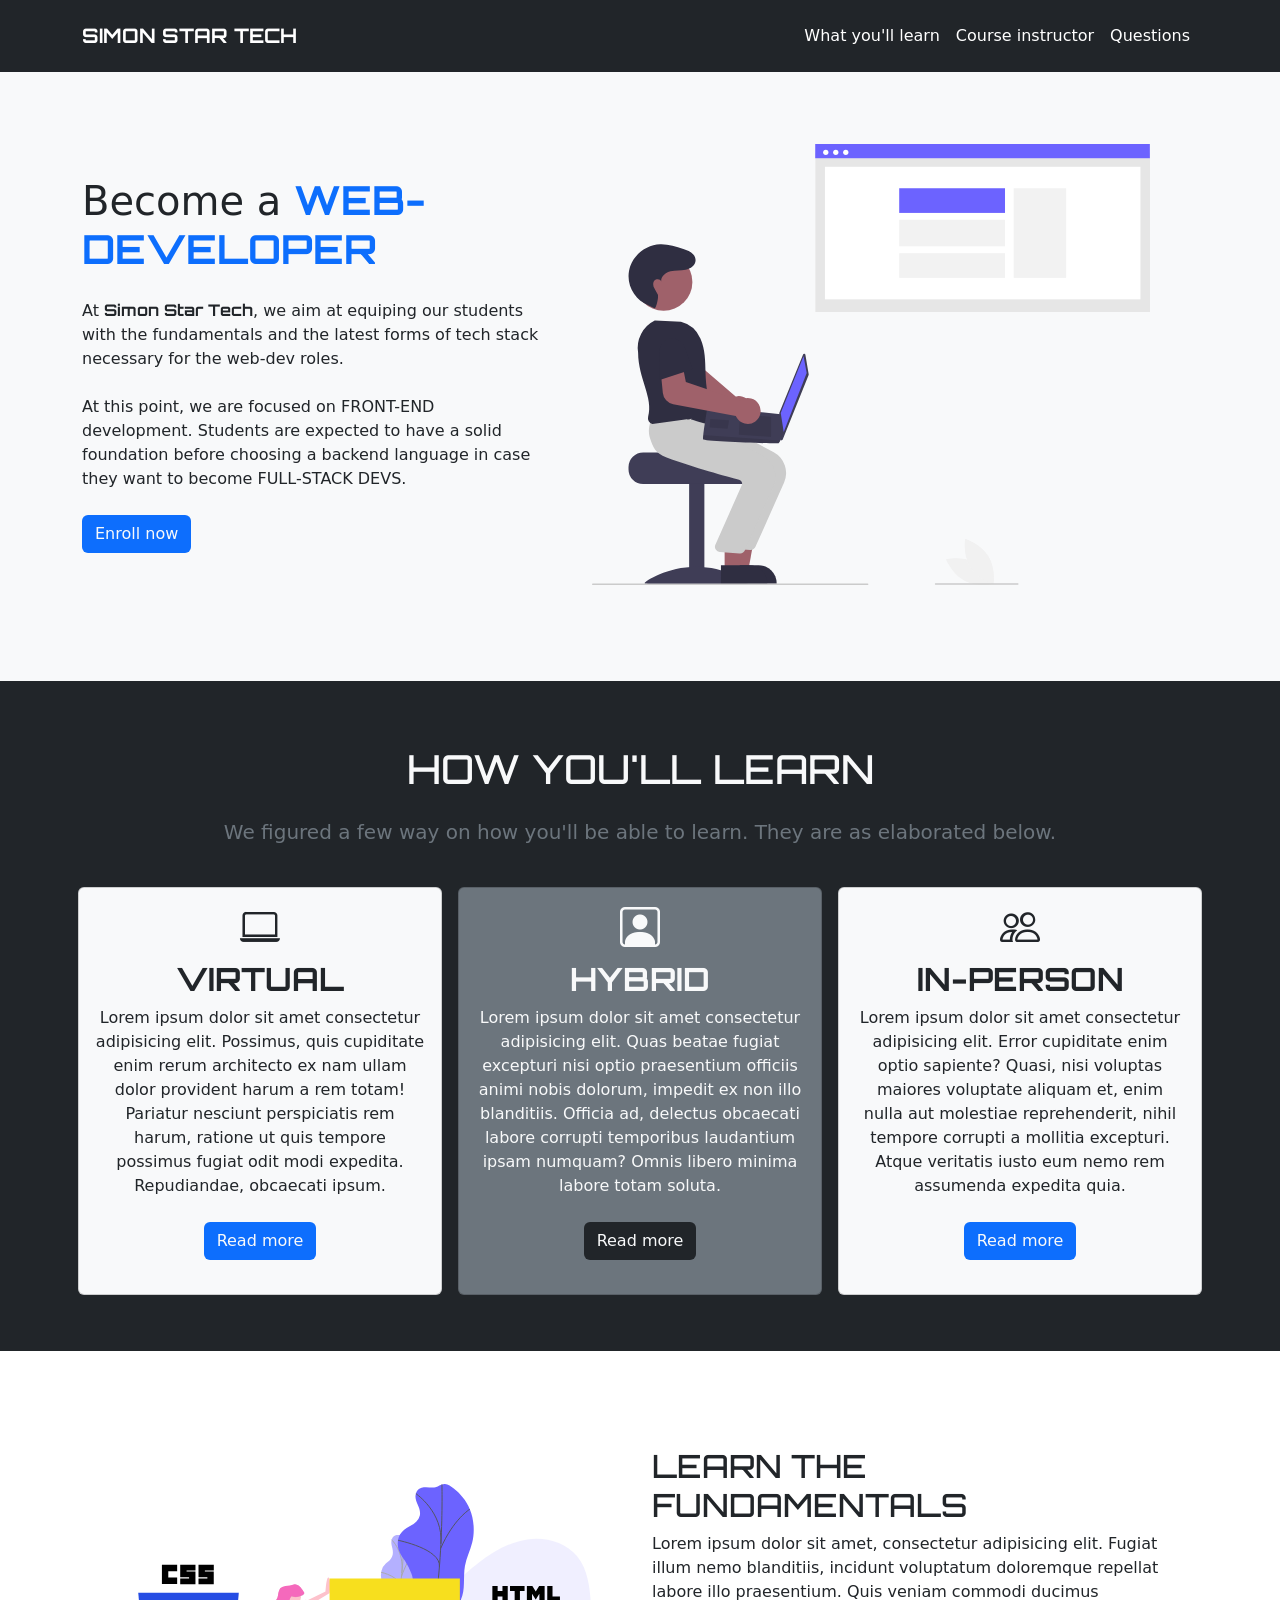
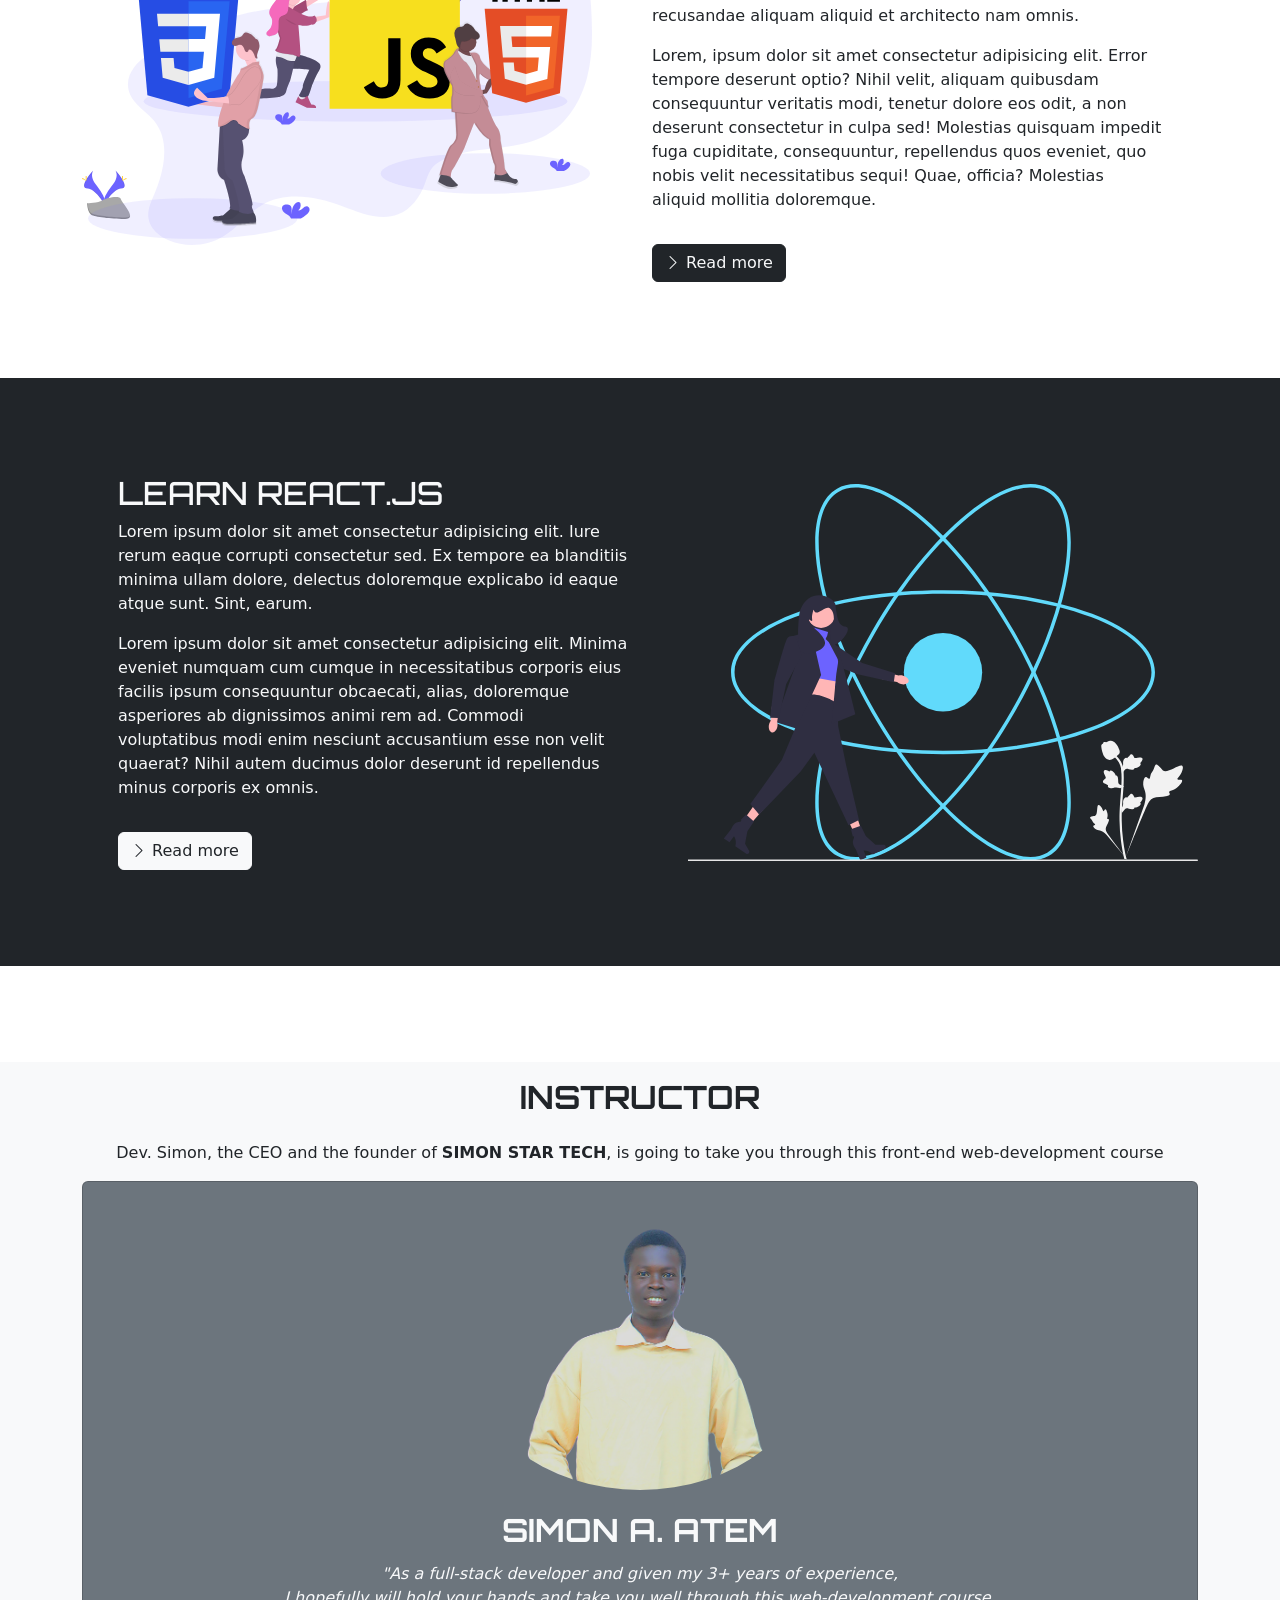
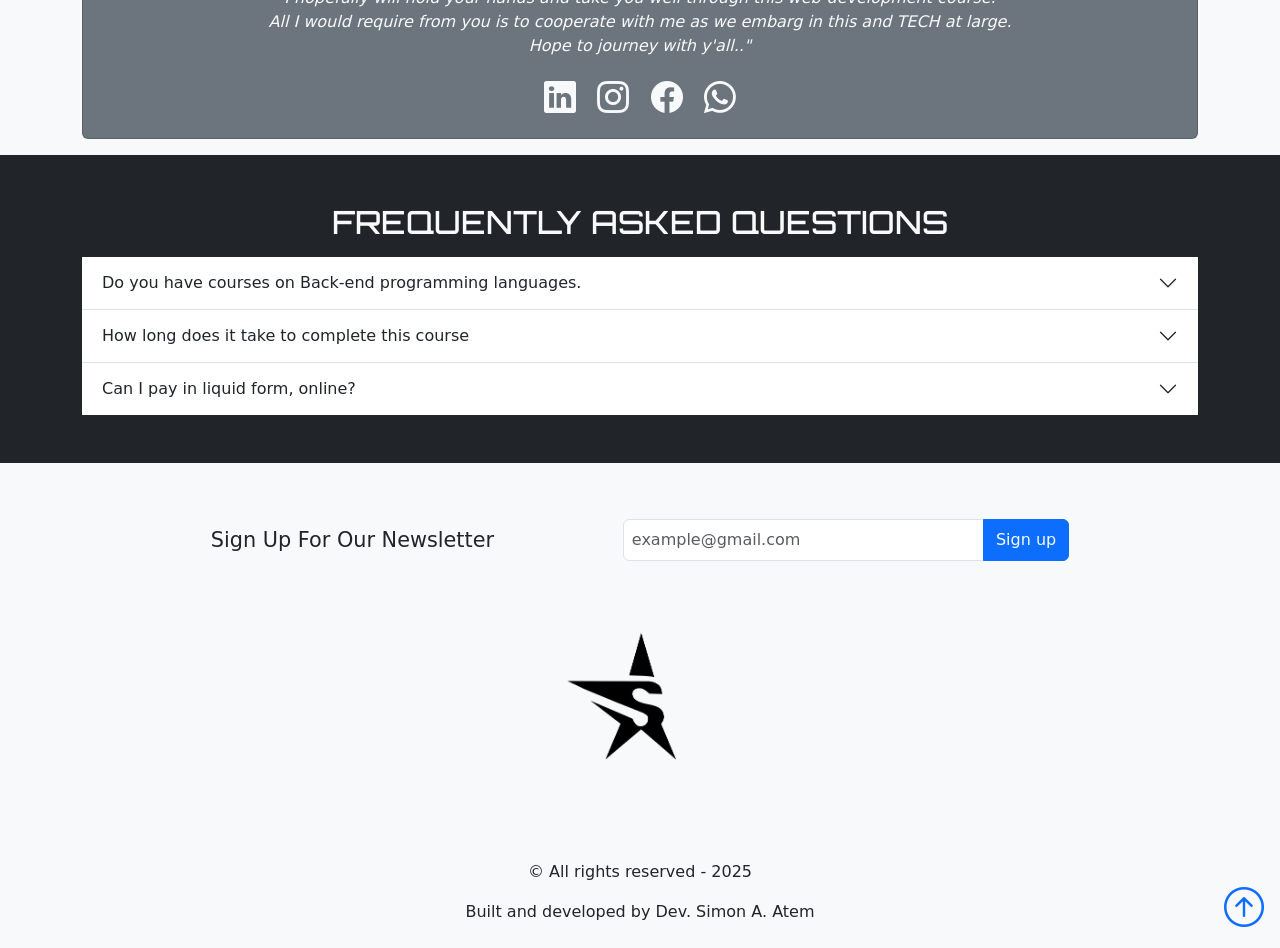
<file: index.html>
<!DOCTYPE html>
<html lang="en">
<head>
        <meta charset="UTF-8">
        <meta name="viewport" content="width=device-width, initial-scale=1.0">
        <title>Learn Programming - 101</title>
        <link rel="preconnect" href="https://fonts.gstatic.com" crossorigin>
        <link href="https://fonts.googleapis.com/css2?family=Orbitron:wght@400..900&display=swap" rel="stylesheet">
        <link rel="stylesheet" href="./bootstrap-5.3.6-dist/css/bootstrap.min.css">
        <link rel="stylesheet" href="./bootstrap-icons-1.10.5/font/bootstrap-icons.css">
        <link rel="stylesheet" href="style.css">
</head>
<body>

        <!-- Navbar -->
        <nav class="navbar navbar-expand-lg bg-dark navbar-dark py-3 fixed-top">
                <div class="container">
                        <a href="#" class="navbar-brand">SIMON STAR TECH</a>

                        <button class="navbar-toggler" type="button" data-bs-toggle="collapse" data-bs-target="#navmenu">
                                <span class="navbar-toggler-icon"></span>
                        </button>

                        <div class="collapse navbar-collapse" id="navmenu">
                                <ul class="navbar-nav ms-auto">
                                        <li class="nav-items">
                                                <a href="#learn" class="nav-link">What you'll learn</a>
                                        </li>
                                        <li class="nav-items">
                                                <a href="#instructor" class="nav-link">Course instructor</a>
                                        </li>
                                        <li class="nav-items">
                                                <a href="#questions" class="nav-link">Questions</a>
                                        </li>
                                </ul>
                        </div>
                </div>
        </nav>
        <!-- First Section-->


        <section class="bg-light text-dark p-5 text-center text-sm-start" id="first">
                <div class="container">
                        <div class="d-sm-flex align-items-center justify-content-between mt-5">
                                <div>
                                        <h1>Become a <span class="text-primary">WEB-DEVELOPER</span></h1>
                                        <p class="lead my-4">At <span>Simon Star Tech</span>, we aim at equiping our students with the fundamentals and the latest forms of tech stack necessary for the web-dev roles. <br><br>
                                        At this point, we are focused on FRONT-END development. Students are expected to have a solid foundation before choosing a backend language
                                        in case they want to become FULL-STACK DEVS.</p>
                                        <button class="btn bg-primary text-light" data-bs-toggle="modal" data-bs-target="#enroll">Enroll now</button>
                                </div>

                                <img class="img-fluid w-50 d-flex d-md-block m-5" src="Web.svg" alt="design">
                        </div>    
                </div>
        </section>




        <!-- Boxes -->

        <section class="p-5 bg-dark">
                <div class="container">
                        <h1 class="p-3 text-center text-light" id="learning">HOW YOU'LL LEARN</h1>
                        <p class="pb-3 text-center text-secondary display fs-5" id="how">We figured a few way on how you'll be able to learn. They are as elaborated below.</p>
                        <div class="row text-center">
                                <div class="col-md p-2">
                                        <div class="card bg-light text-dark">
                                                <div class="card-body">
                                                        <div class="h1 mb-3">
                                                                <i class="bi bi-laptop"></i>
                                                                <h3 class="card-title pt-2">VIRTUAL</h3>
                                                                <p class="card-text text-align-center">Lorem ipsum dolor sit amet consectetur adipisicing elit. Possimus, quis cupiditate enim rerum architecto ex nam ullam dolor provident harum a rem totam! Pariatur nesciunt perspiciatis rem harum, ratione ut quis tempore possimus fugiat odit modi expedita. Repudiandae, obcaecati ipsum.</p>

                                                                <button class="btn bg-primary text-light" type="button">Read more</button>
                                                        </div>
                                                </div>
                                        </div>
                                </div>
                                <div class="col-md p-2">
                                        <div class="card bg-secondary text-light">
                                                <div class="card-body">
                                                        <div class="h1 mb-3">
                                                                <i class="bi bi-person-square"></i>
                                                                <h3 class="card-title pt-2">HYBRID</h3>
                                                                <p class="card-text text-align-center">Lorem ipsum dolor sit amet consectetur adipisicing elit. Quas beatae fugiat excepturi nisi optio praesentium officiis animi nobis dolorum, impedit ex non illo blanditiis. Officia ad, delectus obcaecati labore corrupti temporibus laudantium ipsam numquam? Omnis libero minima labore totam soluta.</p>

                                                                <button class="btn bg-dark text-light" type="button">Read more</button>
                                                        </div>
                                                </div>
                                        </div>
                                </div>
                                <div class="col-md p-2">
                                        <div class="card bg-light text-dark">
                                                <div class="card-body">
                                                        <div class="h1 mb-3">
                                                                <i class="bi bi-people"></i>
                                                                <h3 class="card-title pt-2">IN-PERSON</h3>
                                                                <p class="card-text text-align-center">Lorem ipsum dolor sit amet consectetur adipisicing elit. Error cupiditate enim optio sapiente? Quasi, nisi voluptas maiores voluptate aliquam et, enim nulla aut molestiae reprehenderit, nihil tempore corrupti a mollitia excepturi. Atque veritatis iusto eum nemo rem assumenda expedita quia.</p>

                                                                <button class="btn bg-primary text-light" type="button">Read more</button>
                                                        </div>
                                                </div>
                                        </div>
                                </div>
                        </div>
                </div>
        </section>



        <!-- Learn Section -->

        <section id="learn" class="p-5">
                <div class="container">
                        <div class="row align-items-center justify-content-between">
                                <div class="col-md">
                                        <img src="Fundamentals.svg" alt="" class="img-fluid">
                                </div>
                                <div class="col-md p-5">
                                        <h2 id="fundamentals">LEARN THE FUNDAMENTALS</h2>
                                        <p class="lead">
                                                Lorem ipsum dolor sit amet, consectetur adipisicing elit. Fugiat illum nemo blanditiis, incidunt voluptatum doloremque repellat labore illo praesentium. Quis veniam commodi ducimus recusandae aliquam aliquid et architecto nam omnis.
                                        </p>
                                        <p>
                                                Lorem, ipsum dolor sit amet consectetur adipisicing elit. Error tempore deserunt optio? Nihil velit, aliquam quibusdam consequuntur veritatis modi, tenetur dolore eos odit, a non deserunt consectetur in culpa sed! Molestias quisquam impedit fuga cupiditate, consequuntur, repellendus quos eveniet, quo nobis velit necessitatibus sequi! Quae, officia? Molestias aliquid mollitia doloremque.
                                        </p>
                                        <a href="#" class="btn btn-dark text-light mt-3">
                                                <div class="bi bi-chevron-right">
                                                        Read more
                                                </div>
                                        </a>
                                </div>
                        </div>
                </div>
        </section>
        
        <section id="learn" class="p-5 bg-dark text-light">
                <div class="container">
                        <div class="row align-items-center justify-content-between">
                                <div class="col-md p-5">
                                        <h2 id="react">LEARN REACT.JS</h2>
                                        <p class="lead">
                                                Lorem ipsum dolor sit amet consectetur adipisicing elit. Iure rerum eaque corrupti consectetur sed. Ex tempore ea blanditiis minima ullam dolore, delectus doloremque explicabo id eaque atque sunt. Sint, earum.
                                        </p>
                                        <p>
                                                Lorem ipsum dolor sit amet consectetur adipisicing elit. Minima eveniet numquam cum cumque in necessitatibus corporis eius facilis ipsum consequuntur obcaecati, alias, doloremque asperiores ab dignissimos animi rem ad. Commodi voluptatibus modi enim nesciunt accusantium esse non velit quaerat? Nihil autem ducimus dolor deserunt id repellendus minus corporis ex omnis.
                                        </p>
                                        <a href="#" class="btn btn-light text-dark mt-3">
                                                <div class="bi bi-chevron-right">
                                                        Read more
                                                </div>
                                        </a>
                                </div>
                                <div class="col-md">
                                        <img src="React.js.svg" alt="" class="img-fluid">
                                </div>
                        </div>
                </div>
        </section>



        <section class="p-5">

        </section>



        <section class="p-3 bg-light text-dark">
                <div class="container">
                        <h2 class="text-center text-dark mb-4" id="instructor">INSTRUCTOR</h2>
                        <p class="lead text-center">Dev. Simon, the CEO and the founder of <b>SIMON STAR TECH</b>, is going to take you through this front-end web-development course</p>
                        <div class="row">
                                <div class="col-md text-center">
                                        <div class="card bg-secondary text-light">
                                                <div class="card-body text-center">
                                                        <img src="CEO.png" alt="instructor" class="img-fluid rounded-circle mx-auto d-block my-3" style="max-width: 350px;">
                                                        <div class="card-title text-center">
                                                                SIMON A. ATEM
                                                        </div>
                                                        <p class="lead text-center">
                                                                <i>"As a full-stack developer and given my 3+ years of experience, <br> I hopefully will hold your hands and take you well through this web-development course. <br> All I would require from
                                                                        you is to cooperate with me as we embarg in this and TECH at large. <br> Hope to journey with y'all.."</i>
                                                        </p>
                                                        <a href="#" class="p-2 fs-2 bi-linkedin text-light"></a>
                                                        <a href="#" class="p-2 fs-2 bi bi-instagram text-light"></a>
                                                        <a href="#" class="p-2 fs-2 bi bi-facebook text-light"></a>
                                                        <a href="#" class="p-2 fs-2 bi bi-whatsapp text-light"></a>
                                                </div>
                                        </div>
                                </div>
                        </div>
                </div>
        </section>


        <section id="questions" class="p-5 bg-dark text-light">
                <div class="container">
                        <h2 class="text-center justify-content-center mb-3" id="faqs">FREQUENTLY ASKED QUESTIONS</h2>
                        <div class="accordion accordion-flush" id="accordionFlushExample">
                                <div class="accordion-item">
                                  <h2 class="accordion-header">
                                    <button class="accordion-button collapsed" type="button" data-bs-toggle="collapse" data-bs-target="#question-one">
                                      Do you have courses on Back-end programming languages.
                                    </button>
                                  </h2>
                                  <div id="question-one" class="accordion-collapse collapse">
                                    <div class="accordion-body">
                                        Lorem ipsum dolor sit, amet consectetur adipisicing elit. Recusandae voluptates cupiditate omnis aut esse ratione, fuga magnam perspiciatis inventore consequuntur commodi. Labore voluptatum aut nulla maxime rem veritatis animi voluptate eaque laboriosam soluta ex, totam dolorem consequatur architecto a error ullam quia! Tempora rerum necessitatibus similique magni minima excepturi temporibus?</div>
                                  </div>
                                </div>
                                <div class="accordion-item">
                                  <h2 class="accordion-header">
                                    <button class="accordion-button collapsed" type="button" data-bs-toggle="collapse" data-bs-target="#question-two">
                                      How long does it take to complete this course
                                    </button>
                                  </h2>
                                  <div id="question-two" class="accordion-collapse collapse">
                                    <div class="accordion-body">
                                        Lorem ipsum, dolor sit amet consectetur adipisicing elit. Ipsam numquam rerum quia ipsa repellendus earum nisi repudiandae optio? Neque velit voluptate consectetur ad distinctio, eos odio eaque. Earum labore molestiae mollitia dolores perspiciatis explicabo assumenda animi? Cupiditate odio distinctio perspiciatis dolores et? Recusandae natus, consequatur velit perferendis repudiandae veritatis distinctio!
                                    </div>
                                  </div>
                                </div>
                                <div class="accordion-item">
                                  <h2 class="accordion-header">
                                    <button class="accordion-button collapsed" type="button" data-bs-toggle="collapse" data-bs-target="#question-three">
                                      Can I pay in liquid form, online?
                                    </button>
                                  </h2>
                                  <div id="question-three" class="accordion-collapse collapse">
                                    <div class="accordion-body">
                                        Lorem ipsum, dolor sit amet consectetur adipisicing elit. Eveniet quo quaerat maxime, iste exercitationem et atque natus! Doloribus, voluptatibus molestias? Dolore unde iusto delectus aspernatur molestias exercitationem repellat officiis officia veritatis qui reprehenderit laboriosam amet porro ratione, odio vitae voluptatem a ipsa quos cum. Odit qui harum blanditiis magni ratione.
                                    </div>
                                  </div>
                                </div>
                              </div>
                </div>
        </section>

        <footer class="p-2 text-center bg-light text-dark position-relative">
        
        <section class="text-dark mt-5">
                <div class="container">
                        <div class="d-md-flex align-items-center justify-content-evenly">
                                <h3 class="mb-3 mb-md-0">Sign Up For Our Newsletter</h3>

                                <div class="input-group">
                                        <input type="text" placeholder="example@gmail.com" class="form-control p-2" id="email-box">
                                        <button class="btn btn-primary btn-md text-light">Sign up</button>
                                </div>
                        </div>
                </div>
        </section>

        <div class="container">
                        <div class="logo-container">
                                <img src="STAR LOGO BLACK PNG.png" alt="logo" class="img-fluid mx-auto d-block" style="max-width: 400px;">
                        </div>
                        <p class="lead"><p>&copy; All rights reserved - 2025</p></p>
                        <p class="lead">Built and developed by Dev. Simon A. Atem</p>


                        <a href="#" class="p-3 position-absolute bottom-0 end-0">
                                <i class="bi bi-arrow-up-circle h1"></i>
                        </a>
                </div>
        </footer>

        <!-- Modal -->
<div class="modal fade" id="enroll" tabindex="-1" aria-labelledby="enrollLabel" aria-hidden="true">
  <div class="modal-dialog">
    <div class="modal-content">
      <div class="modal-header">
        <h1 class="modal-title fs-5" id="enrollLabel">STUDENTS' APPLICATION FORM</h1>
        <button type="button" class="btn-close" data-bs-dismiss="modal" aria-label="Close"></button>
      </div>
      <div class="modal-body">
        <p class="lead text-center fw-bold">Fill out the form and we will get back to you</p>
        <form action="">
                <div class="mb-2">
                        <label for="first-name" class="col-form-label fw-bold">Full name:</label>
                </div>
                <input type="text" class="form-control" id="first-name" placeholder="James Smith Doe">

                <div class="mb-2">
                        <label for="email" class="col-form-label fw-bold">Email address:</label>
                </div>
                <input type="text" class="form-control" id="email" placeholder="example@gmail.com">

                <div class="mb-2">
                        <label for="telnumber" class="col-form-label fw-bold">Tel no:</label>
                </div>
                <input type="number" class="form-control" id="telnumber" inputmode="numeric" placeholder="123-456-7890">
        </form>
      </div>
      <div class="modal-footer">
        <button type="button" class="btn btn-secondary" data-bs-dismiss="modal">Cancel</button>
        <button type="button" class="btn btn-primary">Submit</button>
      </div>
    </div>
  </div>
</div>








        
        <script src="./bootstrap-5.3.6-dist/js/bootstrap.bundle.min.js"></script>
</body>
</html>
</file>
<file: style.css>
*{
        margin: 0;
        padding: 0;
        box-sizing: border-box;
}

#first{
        background-color: #ffffaf;
}


span{
        font-weight: bold;
        font-family: orbitron;
}
.lead, p{
        font-weight: normal;
        font-size: 1rem;
}

.text-primary,
.navbar-brand, #learning{
        font-family: orbitron;
}

.navbar-brand{
        color: #fff;
        font-weight: bold;
}

.nav-link{
        color: #fff;
}

h3{
        font-weight: normal;
        font-size: 1.3rem;
}

#fundamentals,
#react,
#faqs{
        font-family: Orbitron;
}

.card-title{
        font-weight: bold;
        font-family: orbitron;
        font-size: 2rem;
}

.card-text{
        font-size: 1rem;
        font-weight: normal;
        text-align: center;
        line-height: 1.5rem;
}

.accordion-body{
        color: #717171;
}

#instructor{
        font-family: orbitron;
        font-weight: bold;
        color: #000;
}

@media(min-width: 768px){
        .input-group{
                width: 40%;
        }
}
</file>
